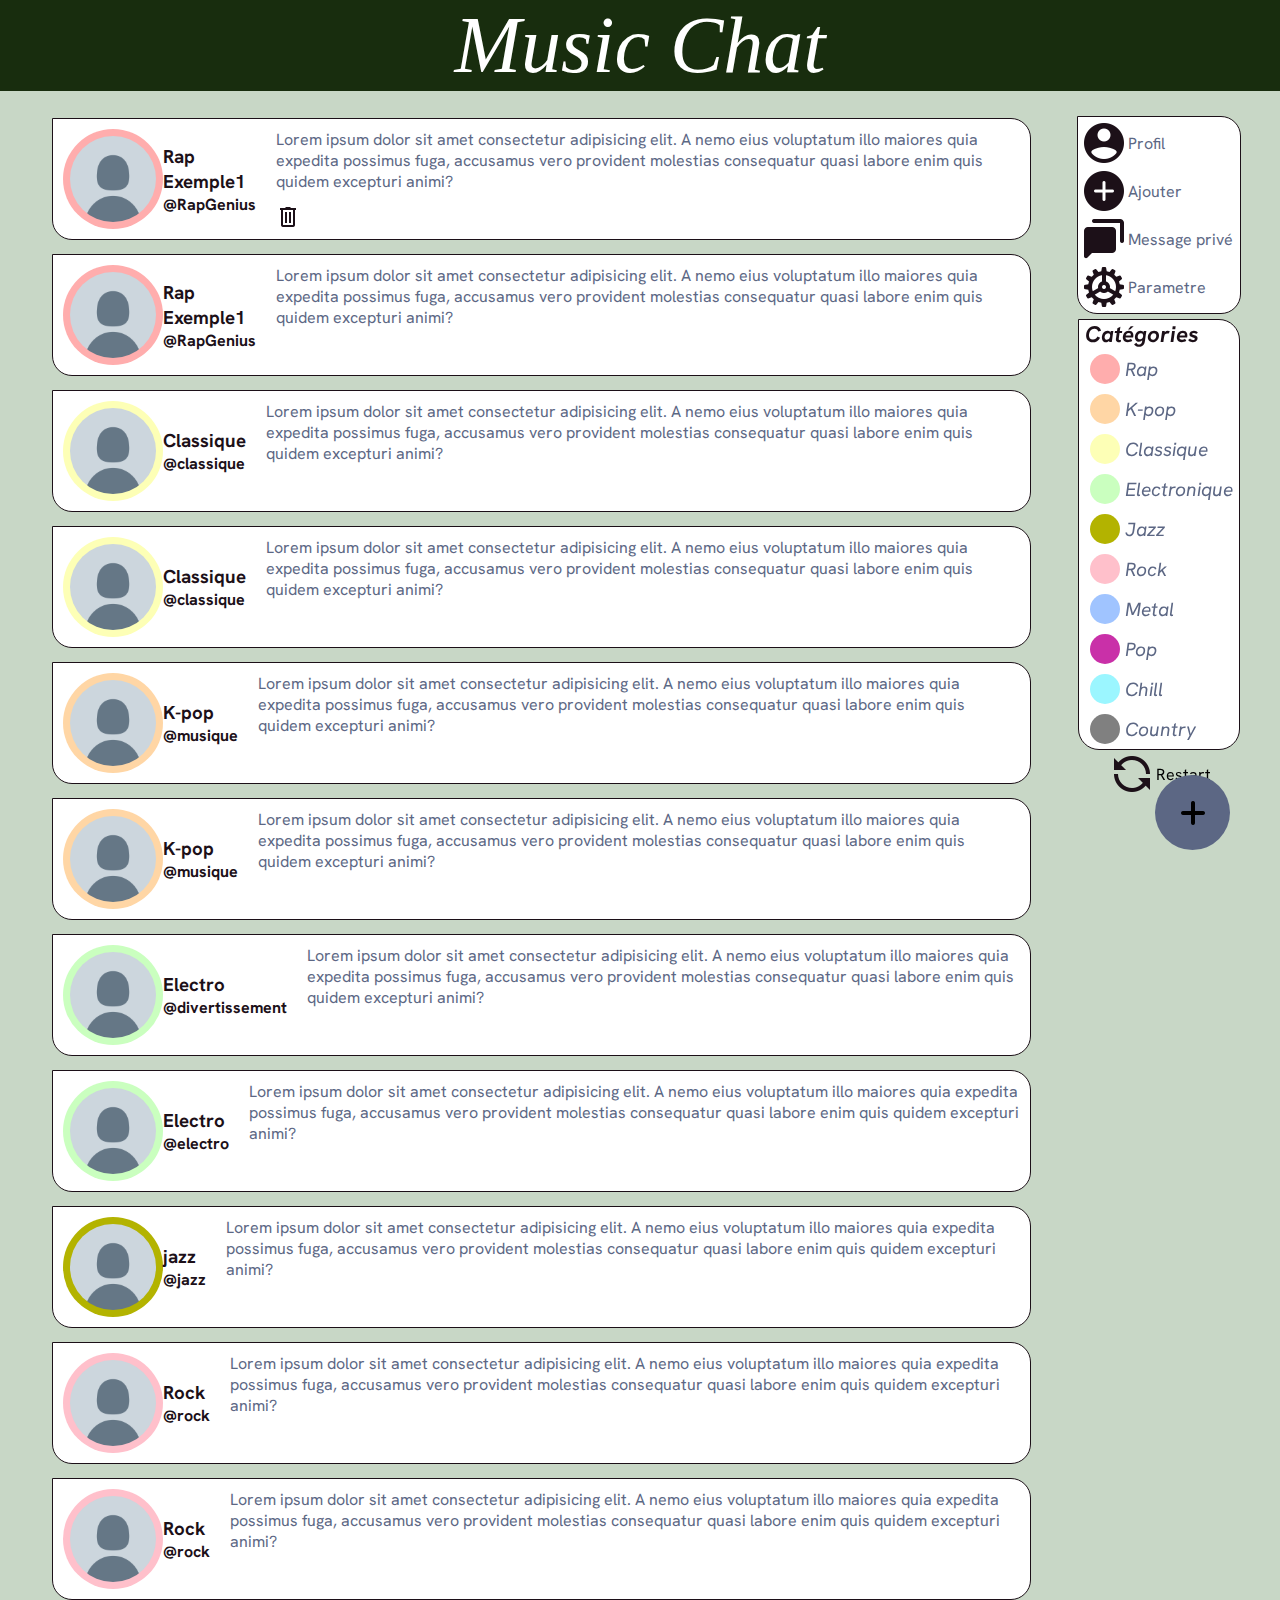
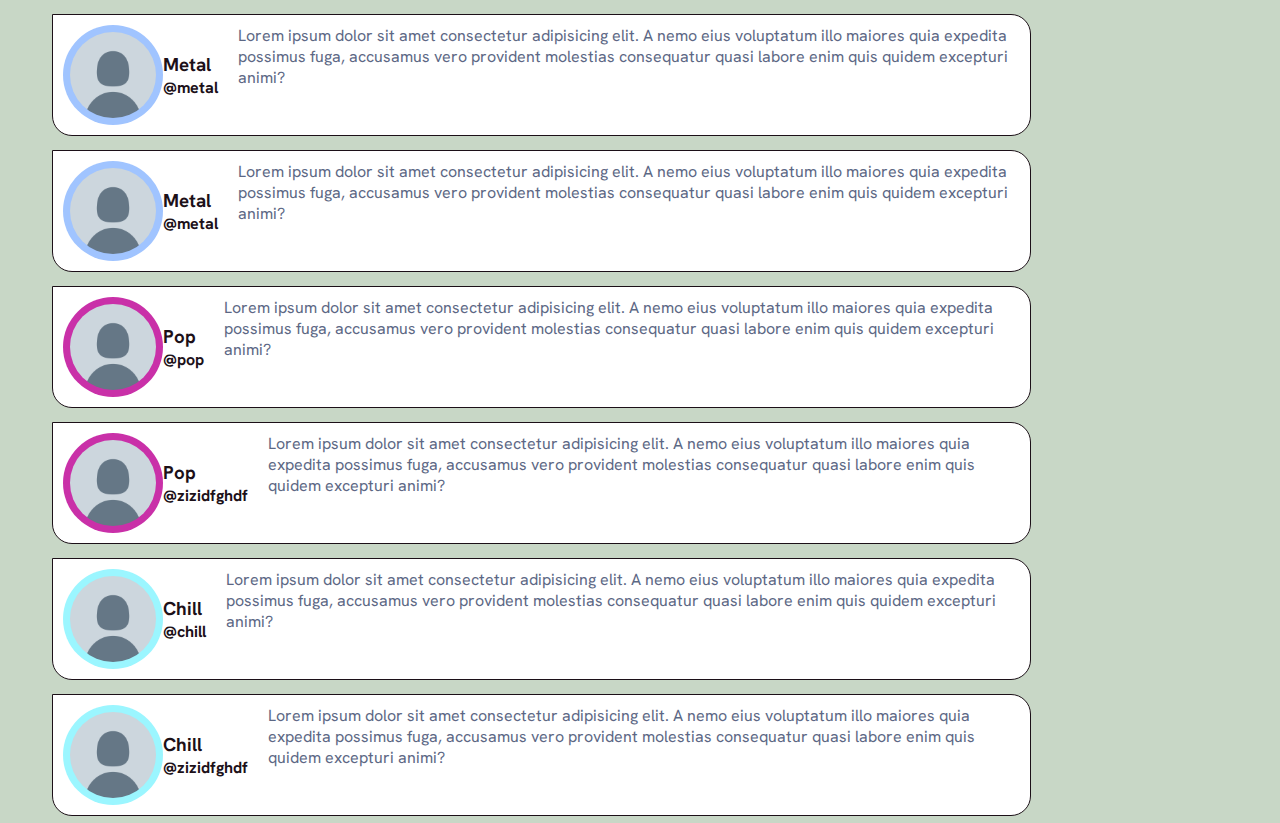
<file: index.html>
<!DOCTYPE html>
<html lang="en">
  <head>
    <meta charset="UTF-8" />
    <meta http-equiv="X-UA-Compatible" content="IE=edge" />
    <meta name="viewport" content="width=device-width, initial-scale=1.0" />
    <link rel="stylesheet" href="assets/style/style.css" />
    <title>Réseau Social</title>
    <link rel="preconnect" href="https://fonts.googleapis.com" />
    <link rel="preconnect" href="https://fonts.gstatic.com" crossorigin />
    <link
      href="https://fonts.googleapis.com/css2?family=Hanken+Grotesk:ital,wght@0,200;0,300;0,400;1,200;1,300;1,400&display=swap"
      rel="stylesheet"
    />
  </head>

  <body id="body">
    <div class="navbar">Music Chat</div>
    <div class="conteneur">
      <button class="floating-btn">
        <img src="assets/image/plus.png" alt="Pop-up" />
      </button>

      <div class="actu">
        <div class="chatRap tweet poubelle">
          <div class="info colorFond">
            <div class="boxsChat">
              <img
                src="assets/image/profilPictur.png"
                class="imgprofil"
                alt="Profil Picture"
              />
            </div>
            <div class="infoTexte colorFond">
              <h3 class="colorFond">Rap Exemple1</h3>
              <h4 class="colorFond">@RapGenius</h4>
            </div>
          </div>
          <div class="contenueTweet">
            <p class="colorFond">
              Lorem ipsum dolor sit amet consectetur adipisicing elit. A nemo
              eius voluptatum illo maiores quia expedita possimus fuga,
              accusamus vero provident molestias consequatur quasi labore enim
              quis quidem excepturi animi?
            </p>
            <img
              src="assets/image/icons8-poubelle-24.png"
              alt=""
              class="deleteChat"
            />
          </div>
        </div>

        <div class="chatRap tweet">
          <div class="info colorFond">
            <div class="boxsChat">
              <img
                src="assets/image/profilPictur.png"
                class="imgprofil"
                alt="Profil Picture"
              />
            </div>
            <div class="infoTexte colorFond">
              <h3 class="colorFond">Rap Exemple1</h3>
              <h4 class="colorFond">@RapGenius</h4>
            </div>
          </div>
          <div class="contenueTweet">
            <p class="colorFond">
              Lorem ipsum dolor sit amet consectetur adipisicing elit. A nemo
              eius voluptatum illo maiores quia expedita possimus fuga,
              accusamus vero provident molestias consequatur quasi labore enim
              quis quidem excepturi animi?
            </p>
          </div>
        </div>

        <div class="chatClassique tweet">
          <div class="info colorFond">
            <div class="boxsChat">
              <img
                src="assets/image/profilPictur.png"
                class="imgprofil"
                alt="Profil Picture"
              />
            </div>
            <div class="infoTexte colorFond">
              <h3 class="colorFond">Classique</h3>
              <h4 class="colorFond">@classique</h4>
            </div>
          </div>

          <div class="contenueTweet">
            <p class="colorFond">
              Lorem ipsum dolor sit amet consectetur adipisicing elit. A nemo
              eius voluptatum illo maiores quia expedita possimus fuga,
              accusamus vero provident molestias consequatur quasi labore enim
              quis quidem excepturi animi?
            </p>
          </div>
        </div>

        <div class="chatClassique tweet">
          <div class="info colorFond">
            <div class="boxsChat">
              <img
                src="assets/image/profilPictur.png"
                class="imgprofil"
                alt="Profil Picture"
              />
            </div>
            <div class="infoTexte colorFond">
              <h3 class="colorFond">Classique</h3>
              <h4 class="colorFond">@classique</h4>
            </div>
          </div>

          <div class="contenueTweet">
            <p class="colorFond">
              Lorem ipsum dolor sit amet consectetur adipisicing elit. A nemo
              eius voluptatum illo maiores quia expedita possimus fuga,
              accusamus vero provident molestias consequatur quasi labore enim
              quis quidem excepturi animi?
            </p>
          </div>
        </div>

        <div class="chatKpop tweet">
          <div class="info colorFond">
            <div class="boxsChat">
              <img
                src="assets/image/profilPictur.png"
                class="imgprofil"
                alt="Profil Picture"
              />
            </div>
            <div class="infoTexte colorFond">
              <h3 class="colorFond">K-pop</h3>
              <h4 class="colorFond">@musique</h4>
            </div>
          </div>
          <div class="contenueTweet">
            <p class="colorFond">
              Lorem ipsum dolor sit amet consectetur adipisicing elit. A nemo
              eius voluptatum illo maiores quia expedita possimus fuga,
              accusamus vero provident molestias consequatur quasi labore enim
              quis quidem excepturi animi?
            </p>
          </div>
        </div>

        <div class="chatKpop tweet">
          <div class="info colorFond">
            <div class="boxsChat">
              <img
                src="assets/image/profilPictur.png"
                class="imgprofil"
                alt="Profil Picture"
              />
            </div>
            <div class="infoTexte colorFond">
              <h3 class="colorFond">K-pop</h3>
              <h4 class="colorFond">@musique</h4>
            </div>
          </div>
          <div class="contenueTweet">
            <p class="colorFond">
              Lorem ipsum dolor sit amet consectetur adipisicing elit. A nemo
              eius voluptatum illo maiores quia expedita possimus fuga,
              accusamus vero provident molestias consequatur quasi labore enim
              quis quidem excepturi animi?
            </p>
          </div>
        </div>

        <div class="chatElectro tweet">
          <div class="info colorFond">
            <div class="boxsChat">
              <img
                src="assets/image/profilPictur.png"
                class="imgprofil"
                alt="Profil Picture"
              />
            </div>
            <div class="infoTexte colorFond">
              <h3 class="colorFond">Electro</h3>
              <h4 class="colorFond">@divertissement</h4>
            </div>
          </div>
          <div class="contenueTweet">
            <p class="colorFond">
              Lorem ipsum dolor sit amet consectetur adipisicing elit. A nemo
              eius voluptatum illo maiores quia expedita possimus fuga,
              accusamus vero provident molestias consequatur quasi labore enim
              quis quidem excepturi animi?
            </p>
          </div>
        </div>

        <div class="chatElectro tweet">
          <div class="info colorFond">
            <div class="boxsChat">
              <img
                src="assets/image/profilPictur.png"
                class="imgprofil"
                alt="Profil Picture"
              />
            </div>
            <div class="infoTexte colorFond">
              <h3 class="colorFond">Electro</h3>
              <h4 class="colorFond">@electro</h4>
            </div>
          </div>
          <div class="contenueTweet">
            <p class="colorFond">
              Lorem ipsum dolor sit amet consectetur adipisicing elit. A nemo
              eius voluptatum illo maiores quia expedita possimus fuga,
              accusamus vero provident molestias consequatur quasi labore enim
              quis quidem excepturi animi?
            </p>
          </div>
        </div>

        <div class="chatJazz tweet">
          <div class="info colorFond">
            <div class="boxsChat">
              <img
                src="assets/image/profilPictur.png"
                class="imgprofil"
                alt="Profil Picture"
              />
            </div>
            <div class="infoTexte colorFond">
              <h3 class="colorFond">jazz</h3>
              <h4 class="colorFond">@jazz</h4>
            </div>
          </div>
          <div class="contenueTweet">
            <p class="colorFond">
              Lorem ipsum dolor sit amet consectetur adipisicing elit. A nemo
              eius voluptatum illo maiores quia expedita possimus fuga,
              accusamus vero provident molestias consequatur quasi labore enim
              quis quidem excepturi animi?
            </p>
          </div>
        </div>

        <div class="chatRock tweet">
          <div class="info colorFond">
            <div class="boxsChat">
              <img
                src="assets/image/profilPictur.png"
                class="imgprofil"
                alt="Profil Picture"
              />
            </div>
            <div class="infoTexte colorFond">
              <h3 class="colorFond">Rock</h3>
              <h4 class="colorFond">@rock</h4>
            </div>
          </div>
          <div class="contenueTweet">
            <p class="colorFond">
              Lorem ipsum dolor sit amet consectetur adipisicing elit. A nemo
              eius voluptatum illo maiores quia expedita possimus fuga,
              accusamus vero provident molestias consequatur quasi labore enim
              quis quidem excepturi animi?
            </p>
          </div>
        </div>

        <div class="chatRock tweet">
          <div class="info colorFond">
            <div class="boxsChat">
              <img
                src="assets/image/profilPictur.png"
                class="imgprofil"
                alt="Profil Picture"
              />
            </div>
            <div class="infoTexte colorFond">
              <h3 class="colorFond">Rock</h3>
              <h4 class="colorFond">@rock</h4>
            </div>
          </div>
          <div class="contenueTweet">
            <p class="colorFond">
              Lorem ipsum dolor sit amet consectetur adipisicing elit. A nemo
              eius voluptatum illo maiores quia expedita possimus fuga,
              accusamus vero provident molestias consequatur quasi labore enim
              quis quidem excepturi animi?
            </p>
          </div>
        </div>

        <div class="chatMetal tweet">
          <div class="info colorFond">
            <div class="boxsChat">
              <img
                src="assets/image/profilPictur.png"
                class="imgprofil"
                alt="Profil Picture"
              />
            </div>
            <div class="infoTexte colorFond">
              <h3 class="colorFond">Metal</h3>
              <h4 class="colorFond">@metal</h4>
            </div>
          </div>
          <div class="contenueTweet">
            <p class="colorFond">
              Lorem ipsum dolor sit amet consectetur adipisicing elit. A nemo
              eius voluptatum illo maiores quia expedita possimus fuga,
              accusamus vero provident molestias consequatur quasi labore enim
              quis quidem excepturi animi?
            </p>
          </div>
        </div>

        <div class="chatMetal tweet">
          <div class="info colorFond">
            <div class="boxsChat">
              <img
                src="assets/image/profilPictur.png"
                class="imgprofil"
                alt="Profil Picture"
              />
            </div>
            <div class="infoTexte colorFond">
              <h3 class="colorFond">Metal</h3>
              <h4 class="colorFond">@metal</h4>
            </div>
          </div>
          <div class="contenueTweet">
            <p class="colorFond">
              Lorem ipsum dolor sit amet consectetur adipisicing elit. A nemo
              eius voluptatum illo maiores quia expedita possimus fuga,
              accusamus vero provident molestias consequatur quasi labore enim
              quis quidem excepturi animi?
            </p>
          </div>
        </div>

        <div class="chatPop tweet">
          <div class="info colorFond">
            <div class="boxsChat">
              <img
                src="assets/image/profilPictur.png"
                class="imgprofil"
                alt="Profil Picture"
              />
            </div>
            <div class="infoTexte colorFond">
              <h3 class="colorFond">Pop</h3>
              <h4 class="colorFond">@pop</h4>
            </div>
          </div>
          <div class="contenueTweet">
            <p class="colorFond">
              Lorem ipsum dolor sit amet consectetur adipisicing elit. A nemo
              eius voluptatum illo maiores quia expedita possimus fuga,
              accusamus vero provident molestias consequatur quasi labore enim
              quis quidem excepturi animi?
            </p>
          </div>
        </div>

        <div class="chatPop tweet">
          <div class="info colorFond">
            <div class="boxsChat">
              <img
                src="assets/image/profilPictur.png"
                class="imgprofil"
                alt="Profil Picture"
              />
            </div>
            <div class="infoTexte colorFond">
              <h3 class="colorFond">Pop</h3>
              <h4 class="colorFond">@zizidfghdf</h4>
            </div>
          </div>
          <div class="contenueTweet">
            <p class="colorFond">
              Lorem ipsum dolor sit amet consectetur adipisicing elit. A nemo
              eius voluptatum illo maiores quia expedita possimus fuga,
              accusamus vero provident molestias consequatur quasi labore enim
              quis quidem excepturi animi?
            </p>
          </div>
        </div>

        <div class="chatChill tweet">
          <div class="info colorFond">
            <div class="boxsChat">
              <img
                src="assets/image/profilPictur.png"
                class="imgprofil"
                alt="Profil Picture"
              />
            </div>
            <div class="infoTexte colorFond">
              <h3 class="colorFond">Chill</h3>
              <h4 class="colorFond">@chill</h4>
            </div>
          </div>
          <div class="contenueTweet">
            <p class="colorFond">
              Lorem ipsum dolor sit amet consectetur adipisicing elit. A nemo
              eius voluptatum illo maiores quia expedita possimus fuga,
              accusamus vero provident molestias consequatur quasi labore enim
              quis quidem excepturi animi?
            </p>
          </div>
        </div>

        <div class="chatChill tweet">
          <div class="info colorFond">
            <div class="boxsChat">
              <img
                src="assets/image/profilPictur.png"
                class="imgprofil"
                alt="Profil Picture"
              />
            </div>
            <div class="infoTexte colorFond">
              <h3 class="colorFond">Chill</h3>
              <h4 class="colorFond">@zizidfghdf</h4>
            </div>
          </div>
          <div class="contenueTweet">
            <p class="colorFond">
              Lorem ipsum dolor sit amet consectetur adipisicing elit. A nemo
              eius voluptatum illo maiores quia expedita possimus fuga,
              accusamus vero provident molestias consequatur quasi labore enim
              quis quidem excepturi animi?
            </p>
          </div>
        </div>
      </div>
      <div class="tagRestart">
        <div class="divInfo">
          <div class="formeInfo">
            <img src="assets/image/profil.png" alt="Profil" />
            <p>Profil</p>
          </div>

          <div class="formeInfo">
            <img
              src="assets/image/ajouter.png"
              alt="Ajouter"
              class="ajouter1"
            />
            <p>Ajouter</p>
          </div>

          <div class="formeInfo">
            <img src="assets/image/messagePrivé.png" alt="chat" />
            <p>Message privé</p>
          </div>

          <div class="formeInfo">
            <a href="html/parametre.html" class="parametre"
              ><img src="assets/image/parametre.png" alt="parametre" />
              <p>Parametre</p></a
            >
          </div>
        </div>
        <div class="div_tag">
          <h3 style="color: var(--blackpurple)">Catégories</h3>
          <div class="Rap">
            <div class="boxs cat1"></div>
            <p>Rap</p>
          </div>

          <div class="Kpop">
            <div class="boxs cat2"></div>
            <p>K-pop</p>
          </div>

          <div class="Classique">
            <div class="boxs cat3"></div>
            <p>Classique</p>
          </div>

          <div class="Electro">
            <div class="boxs cat4"></div>
            <p>Electronique</p>
          </div>

          <div class="Jazz">
            <div class="boxs cat5"></div>
            <p>Jazz</p>
          </div>

          <div class="Rock">
            <div class="boxs cat6"></div>
            <p>Rock</p>
          </div>

          <div class="Metal">
            <div class="boxs cat7"></div>
            <p>Metal</p>
          </div>

          <div class="Pop">
            <div class="boxs cat8"></div>
            <p>Pop</p>
          </div>

          <div class="Chill">
            <div class="boxs cat9"></div>
            <p>Chill</p>
          </div>

          <div class="Country">
            <div class="boxs cat10"></div>
            <p>Country</p>
          </div>

          <!-- <ol>
                <li class="divertissement couleur1">Divertissement</li>
                <li class="sport couleur2">Sport</li>
                <li class="musique couleur3">Musique</li>
                <li class="series couleur4">Series</li>
                <li class="manga couleur5">Manga</li>
                <li class="couleur6">blablba</li>
                <li class="couleur7">blablba</li>
                <li class="couleur8">blablba</li>
                <li class="couleur9">blablba</li>
                <li class="couleur10">blablba</li>
            </ol> -->
        </div>
        <div class="reset formeInfo">
          <img src="assets/image/reset.png" alt="Reset" />
          <p class="reset">Restart</p>
        </div>
      </div>
    </div>

    <!-- Pop Up -->
    <div class="popup">
      <div class="dispoNouveauChat">
        <div class="chatRap nouveauChat">
          <div class="info colorFond">
            <div class="boxsChat">
              <img
                src="assets/image/profilPictur.png"
                class="imgprofil"
                alt="Profil Picture"
              />
            </div>
            <div class="infoTexte colorFond">
              <h3 class="colorFond">Rap Exemple1</h3>
              <h4 class="colorFond">@RapGenius</h4>
            </div>
          </div>
          <div class="contenueTweet">
            <p class="colorFond">
              Ecrivez votre avis sur n'importe quoi ayant un rapport avec la
              musique et partagez avec vos amis !
            </p>
            <input type="text" name="" id="textNouveauChat" />
          </div>
        </div>
        <div class="div_tag">
          <h3>Catégories</h3>
          <div class="Rap">
            <div class="boxs cat1"></div>
            <p>Rap</p>
          </div>

          <div class="Kpop">
            <div class="boxs cat2"></div>
            <p>K-pop</p>
          </div>

          <div class="Classique">
            <div class="boxs cat3"></div>
            <p>Classique</p>
          </div>

          <div class="Electro">
            <div class="boxs cat4"></div>
            <p>Electronique</p>
          </div>

          <div class="Jazz">
            <div class="boxs cat5"></div>
            <p>Jazz</p>
          </div>

          <div class="Rock">
            <div class="boxs cat6"></div>
            <p>Rock</p>
          </div>

          <div class="Metal">
            <div class="boxs cat7"></div>
            <p>Metal</p>
          </div>

          <div class="Pop">
            <div class="boxs cat8"></div>
            <p>Pop</p>
          </div>

          <div class="Chill">
            <div class="boxs cat9"></div>
            <p>Chill</p>
          </div>

          <div class="Country">
            <div class="boxs cat10"></div>
            <p>Country</p>
          </div>

          <!-- <ol>
                <li class="divertissement couleur1">Divertissement</li>
                <li class="sport couleur2">Sport</li>
                <li class="musique couleur3">Musique</li>
                <li class="series couleur4">Series</li>
                <li class="manga couleur5">Manga</li>
                <li class="couleur6">blablba</li>
                <li class="couleur7">blablba</li>
                <li class="couleur8">blablba</li>
                <li class="couleur9">blablba</li>
                <li class="couleur10">blablba</li>
            </ol> -->
        </div>
      </div>
      <div class="dispoBoutons">
        <button class="envoyerChat">Envoyer</button>
        <button class="annulerChat">Annuler</button>
      </div>
    </div>

    <div class="popupSupprimer">
      <div class="validator">
        <p>Êtes-vous sûr de vouloir supprimer le chat?</p>
      </div>
      <div class="dispoBoutons">
        <button class="validerDelete">Supprimer</button>
        <button class="annulerDelete">Annuler</button>
      </div>
    </div>

    <div class="sidebar">
      <div class="toggle-btn">
        <span></span>
        <span></span>
        <span></span>
      </div>
      <h3>Menu</h3>
      <div class="formeInfo">
        <img src="assets/image/profil.png" alt="Profil" />
        <p>Profil</p>
      </div>

      <div class="formeInfo">
        <img src="assets/image/ajouter.png" alt="Ajouter" class="ajouter1" />
        <p>Ajouter</p>
      </div>

      <div class="formeInfo">
        <img src="assets/image/messagePrivé.png" alt="chat" />
        <p>Message privé</p>
      </div>

      <div class="formeInfo">
        <a style="color: white" href="html/parametre.html" class="parametre"
          ><img src="assets/image/parametre.png" alt="parametre" />
          <p>Parametre</p></a
        >
      </div>

      <div class="sidenavCategorie">
        <h3>Catégories</h3>
        <div class="Rap sidenavCategories">
          <div class="boxs cat1"></div>
          <p>Rap</p>
        </div>

        <div class="Kpop sidenavCategories">
          <div class="boxs cat2"></div>
          <p>K-pop</p>
        </div>

        <div class="Classique sidenavCategories">
          <div class="boxs cat3"></div>
          <p>Classique</p>
        </div>

        <div class="Electro sidenavCategories">
          <div class="boxs cat4"></div>
          <p>Electronique</p>
        </div>

        <div class="Jazz sidenavCategories">
          <div class="boxs cat5"></div>
          <p>Jazz</p>
        </div>

        <div class="Rock sidenavCategories">
          <div class="boxs cat6"></div>
          <p>Rock</p>
        </div>

        <div class="Metal sidenavCategories">
          <div class="boxs cat7"></div>
          <p>Metal</p>
        </div>

        <div class="Pop sidenavCategories">
          <div class="boxs cat8"></div>
          <p>Pop</p>
        </div>

        <div class="Chill sidenavCategories">
          <div class="boxs cat9"></div>
          <p>Chill</p>
        </div>

        <div class="Country sidenavCategories">
          <div class="boxs cat10"></div>
          <p>Country</p>
        </div>
      </div>
      <div class="reset formeInfo">
        <img src="assets/image/reset.png" alt="Reset" />
        <p class="reset">Restart</p>
      </div>
    </div>

    <!-- <script src="assets/javascript/java.js"></script> -->
    <script src="assets/javascript/categorie.js"></script>
    <script src="assets/javascript/popup.js"></script>
    <script src="assets/javascript/floupagescroll.js"></script>
    <script src="assets/javascript/supprimerChat.js"></script>
    
    <script src="assets/javascript/main.js"></script>
  </body>
</html>
</file>
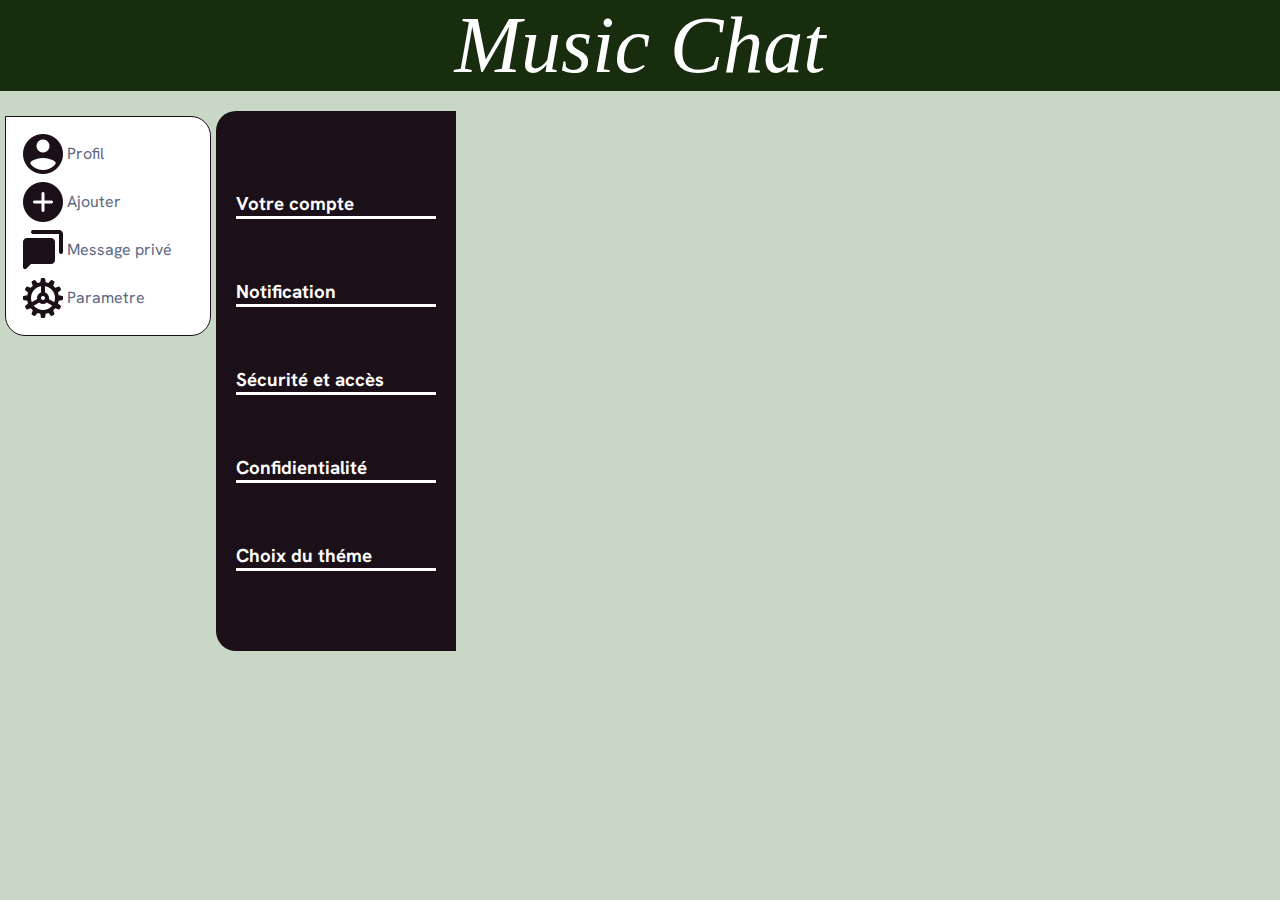
<file: html/parametre.html>
<!DOCTYPE html>
<html lang="en">
  <head>
    <meta charset="UTF-8" />
    <meta http-equiv="X-UA-Compatible" content="IE=edge" />
    <meta name="viewport" content="width=device-width, initial-scale=1.0" />
    <link rel="stylesheet" href="../assets/style/style.css" />
    <link rel="stylesheet" href="../assets/style/parametre.css" />
    <title>Réseau Social</title>
    <link rel="preconnect" href="https://fonts.googleapis.com" />
    <link rel="preconnect" href="https://fonts.gstatic.com" crossorigin />
    <link
      href="https://fonts.googleapis.com/css2?family=Hanken+Grotesk:ital,wght@0,200;0,300;0,400;1,200;1,300;1,400&display=swap"
      rel="stylesheet"
    />
  </head>

  <body id="body">
    <a href="../index.html"><div class="navbar">Music Chat</div></a>
    <div class="conteneurParametre">
      <div class="divInfo">
        <div class="formeInfo">
          <img src="../assets/image/profil.png" alt="Profil" />
          <p>Profil</p>
        </div>

        <div class="formeInfo">
          <img
            src="../assets/image/ajouter.png"
            alt="Ajouter"
            class="ajouter1"
          />
          <p>Ajouter</p>
        </div>

        <div class="formeInfo">
          <img src="../assets/image/messagePrivé.png" alt="chat" />
          <p>Message privé</p>
        </div>

        <div class="formeInfo">
          <img src="../assets/image/parametre.png" alt="parametre" />
          <p>Parametre</p>
        </div>
      </div>
      <div class="paraDirection">
        <div class="parametrePrincipaux">
          <h3 id="idVotreCompte">Votre compte</h3>
          <h3 id="idNotification">Notification</h3>
          <h3>Sécurité et accès</h3>
          <h3>Confidientialité</h3>
          <h3 id="idChoixTheme">Choix du théme</h3>
        </div>
        <div class="parametreVotreCompte">
          <div class="flexligne adresseMail">
            <p>Adresse mail :</p>
            <input type="text" placeholder="r*****.ch2004@gmail.com" />
          </div>
          <div class="flexligne nomUtilisateur">
            <p>Nom d'utilisateur :</p>
            <input type="text" placeholder="@RaphChiche" />
          </div>
          <div class="flexligne telephone">
            <p>Numéro de télephone :</p>
            <input type="text" placeholder="06 ** ** ** 08" />
          </div>
        </div>
        <div class="parametreNotification">
          <p class="activer_desactiverTXT">activer les notification</p>
          <input type="checkbox" name="activerEtDesactiverNotif" id="notif" />
        </div>
        <div class="parametreTheme">
          <div class="choixTheme">Choisisez le théme :</div>
          <div>
            <button id="btnSombre">Sombre</button>
            <button id="btnClaire">Claire</button>
          </div>
        </div>
      </div>
    </div>
    <!-- <script src="assets/javascript/java.js"></script> -->
    <script src="../assets/javascript/parametre.js"></script>
    <script src="../assets/javascript/main.js"></script>
  </body>
</html>
</file>
<file: assets/style/style.css>
@import url(tags.css);
@import url(contenue.css);
@import url(conteneur.css);
@import url(exemple_tweet.css);
@import url(divInfo.css);
@import url(categories.css);
@import url(popup.css);
@import url(flouScroll.css);
@import url(sidnav.css);
@import url(supprimerChat.css);
@import url("https://fonts.googleapis.com/css2?family=Hanken+Grotesk:ital,wght@0,200;0,300;0,400;1,200;1,300;1,400&display=swap");
* {
  font-family: "Hanken Grotesk", sans-serif;
  margin: 0;
  padding: 0;
  outline: none;
  text-decoration: none;
}
a {
  color: var(--bleutravail);
}
:root {
  --blue: #1e90ff;
  --white: #ffffff;
  --vertfonce: #182d0e;
  --vertclaire: #c8d7c6;
  --blackpurple: #1c1018;
  --taupe: #bfacb5;
  --bleutravail: #5c6784;
  --black: #000000;
}

@font-face {
  font-family: "lostar";
  src: url(‘../font/lostar/Lostar.ttf’) format(‘truetype’);
}

body {
  background-color: #c8d7c6;
}

.actu {
  display: flex;
  flex-direction: column;
  width: 100%;
}

.parametre {
  display: flex;
  align-items: center;
}
.none {
  display: none;
}

.tweetManga {
  color: var(--white);
  display: flex;
}

.navbar {
  font-family: "Lostar";
  text-align: center;
  font-size: 80px;
  font-style: italic;
  background-color: var(--vertfonce);
  margin-bottom: 20px;
  color: var(--white);
}

.flexcolonne {
  display: flex;
  flex-direction: column;
}

.flexligne {
  display: flex;
  flex-direction: row;
}

#darkbody{
  background-color: var(--vertfonce);
}

#darknav{
  background-color:  var(--black);
}
</file>
<file: assets/style/parametre.css>
.conteneurParametre {
  display: flex;
  flex-direction: row;
  align-items: flex-start;
}

body {
  background-color: var(--vertclaire);
}

.parametrePrincipaux {
  background-color: var(--blackpurple);
  color: white;
  width: 200px;
  height: 500px;
  display: flex;
  flex-direction: column;
  border-bottom-left-radius: 20px;
  border-top-left-radius: 20px;
  /* box-shadow: inset 0px 0px 12px 14px rgba(0, 0, 0, 0.43); */
  padding: 20px;
  justify-content: space-evenly;
}

.parametreVotreCompte {
  background-color: var(--bleutravail);
  width: auto;
  min-width: 200px;
  height: 500px;
  display: none;
  flex-direction: column;
  border-bottom-right-radius: 20px;
  border-top-right-radius: 20px;
  /* box-shadow: inset 0px 0px 12px 14px rgba(0, 0, 0, 0.43); */
  padding: 20px;
  align-items: flex-start;
  justify-content: space-evenly;
  color: var(--white);
}

.aRemplir {
  background-color: grey;
  height: 50px;
  min-width: 200px;
  border-radius: 50px;
  margin-left: 20px;
}

.adresseMail {
  display: flex;
  justify-content: center;
  align-items: center;
}

.nomUtilisateur {
  display: flex;
  justify-content: center;
  align-items: center;
}

.telephone {
  display: flex;
  justify-content: center;
  align-items: center;
}

/* ------------------------- */
.parametreNotification {
  background-color: var(--bleutravail);
  /* width: 800px; */
  min-width: 200px;
  height: 500px;
  display: none;
  flex-direction: column;
  border-bottom-right-radius: 20px;
  border-top-right-radius: 20px;
  /* box-shadow: inset 0px 0px 12px 14px rgba(0, 0, 0, 0.43); */
  padding: 20px;
  justify-content: center;
  flex-direction: row;
  align-items: center;
  color: var(--white);
}

#notif {
  -webkit-appearance: none;
  position: relative;
  width: 75px;
  height: 30px;
  border-radius: 25px;
  background-color: rgb(11, 56, 0);
  transition: 0.3s;
  outline: none;
  cursor: pointer;
}

#notif::after {
  content: "";
  position: absolute;
  top: 50%;
  left: 25%;
  transform: translate(-50%, -50%);
  border-radius: 50%;
  height: 1.25rem;
  width: 1.25rem;
  background-color: rgb(255, 255, 255);
  transition: left 0.3s;
}

#notif:checked {
  background-color: rgb(138, 0, 0);
}

#notif:checked::after {
  left: 75%;
}

h3 {
  border-bottom: solid white;
}

.paraDirection {
  display: flex;
  flex-direction: row;
}

/* ---------------------- */

.activer_desactiverTXT{
  padding: 15px 20px;
}

/* -------------- */

input{
  outline: none;
  border: none;
  width: 290px;
  height: 40px;
  background-color: var(--taupe);
  border-radius: 50px;
  padding: 5px 15px;
  margin: 10px;

}
@media screen and (max-width: 864px) {
  .adresseMail {
    display: flex;
    justify-content: center;
    align-items: center;
    flex-direction: column;
  }
  
  .nomUtilisateur {
    display: flex;
    justify-content: center;
    align-items: center;
    flex-direction: column;
  }
  
  .telephone {
    display: flex;
    justify-content: center;
    align-items: center;
    flex-direction: column;
  }
  .conteneurParametre {
    display: flex;
    flex-direction: row;
    align-items: flex-start;
    justify-content: center;
  }
  
  .parametrePrincipaux {
    background-color: var(--blackpurple);
    color: white;
    width: auto;
    height: 500px;
    display: flex;
    flex-direction: column;
    border-bottom-left-radius: 0px;
    border-top-right-radius: 20px;
    border-top-left-radius: 20px;
    /* box-shadow: inset 0px 0px 12px 14px rgba(0, 0, 0, 0.43); */
    padding: 20px;
    justify-content: space-evenly;
  }

  .paraDirection {
    display: flex;
    flex-direction: column;
  }

  .parametreVotreCompte {
    background-color: var(--bleutravail);
    width: auto;
    min-width: 200px;
    height: 500px;
    display: none;
    flex-direction: column;
    border-bottom-right-radius: 20px;
    border-bottom-left-radius: 20px;
    border-top-left-radius: 0px;
    border-top-right-radius: 00px;
    /* box-shadow: inset 0px 0px 12px 14px rgba(0, 0, 0, 0.43); */
    padding: 20px;
    align-items: flex-start;
    justify-content: space-evenly;
    color: var(--white);
    margin-bottom: 30px;
  }

  .parametreNotification {
    background-color: var(--bleutravail);
    /* width: 800px; */
    min-width: 200px;
    height: 500px;
    display: none;
    justify-content: center;
    flex-direction: row;
    border-bottom-right-radius: 20px;
    border-bottom-left-radius: 20px;
    border-top-right-radius: 00px;
    /* box-shadow: inset 0px 0px 12px 14px rgba(0, 0, 0, 0.43); */
    padding: 20px;
    color: var(--white);
    margin-bottom: 20px;
  }
}

/* ---------------------00000 */



.parametreTheme {
  background-color: var(--bleutravail);
  /* width: 800px; */
  min-width: 200px;
  height: 500px;
  display: none;
  flex-direction: column;
  border-bottom-right-radius: 20px;
  border-top-right-radius: 20px;
  /* box-shadow: inset 0px 0px 12px 14px rgba(0, 0, 0, 0.43); */
  padding: 20px;
  justify-content: center;
  align-items: center;
  color: var(--white);
}

#btnSombre{
  background-color: var(--blackpurple);
  color: var(--white)x;
  padding: 5px 20px;
  font-size: 30px;
  border-radius: 50px;
}

#btnClaire{
  background-color: var(--vertclaire);
  padding: 5px 20px;
  font-size: 30px;
  border-radius: 50px;
}
</file>
